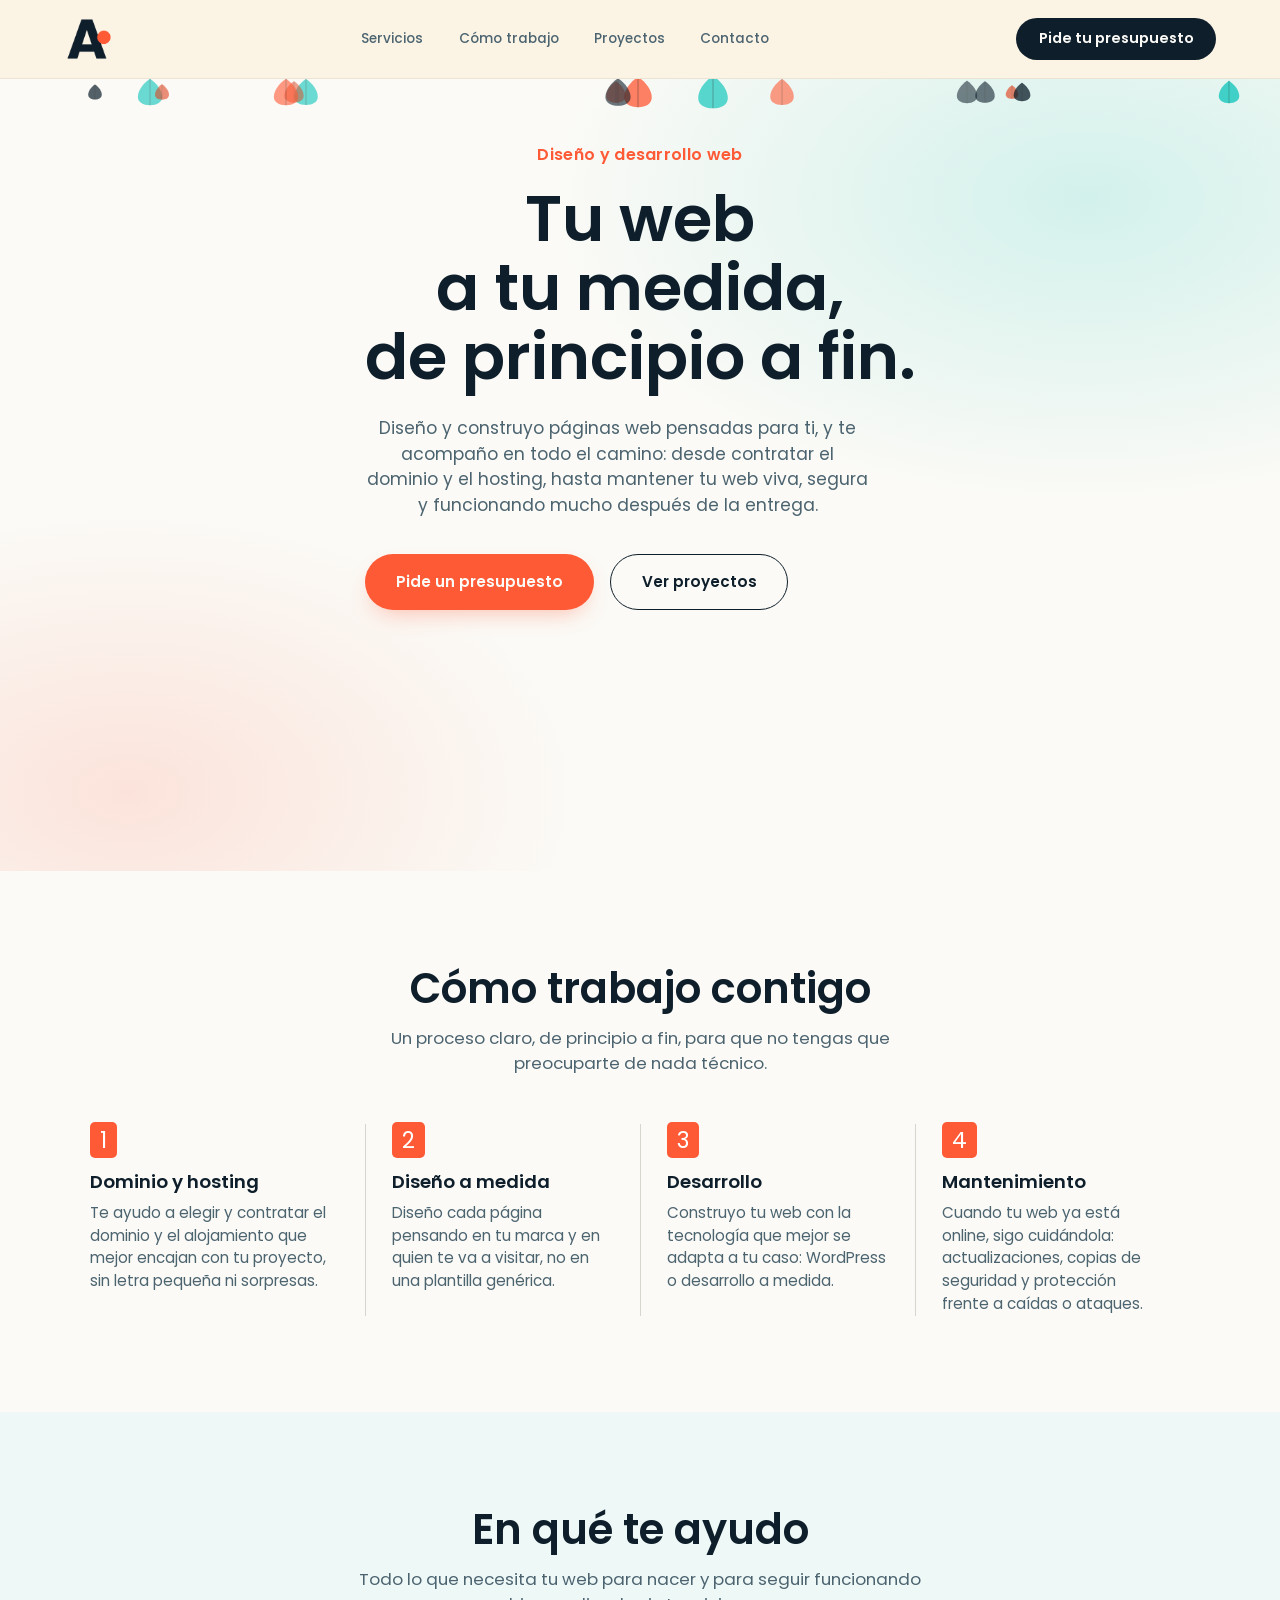
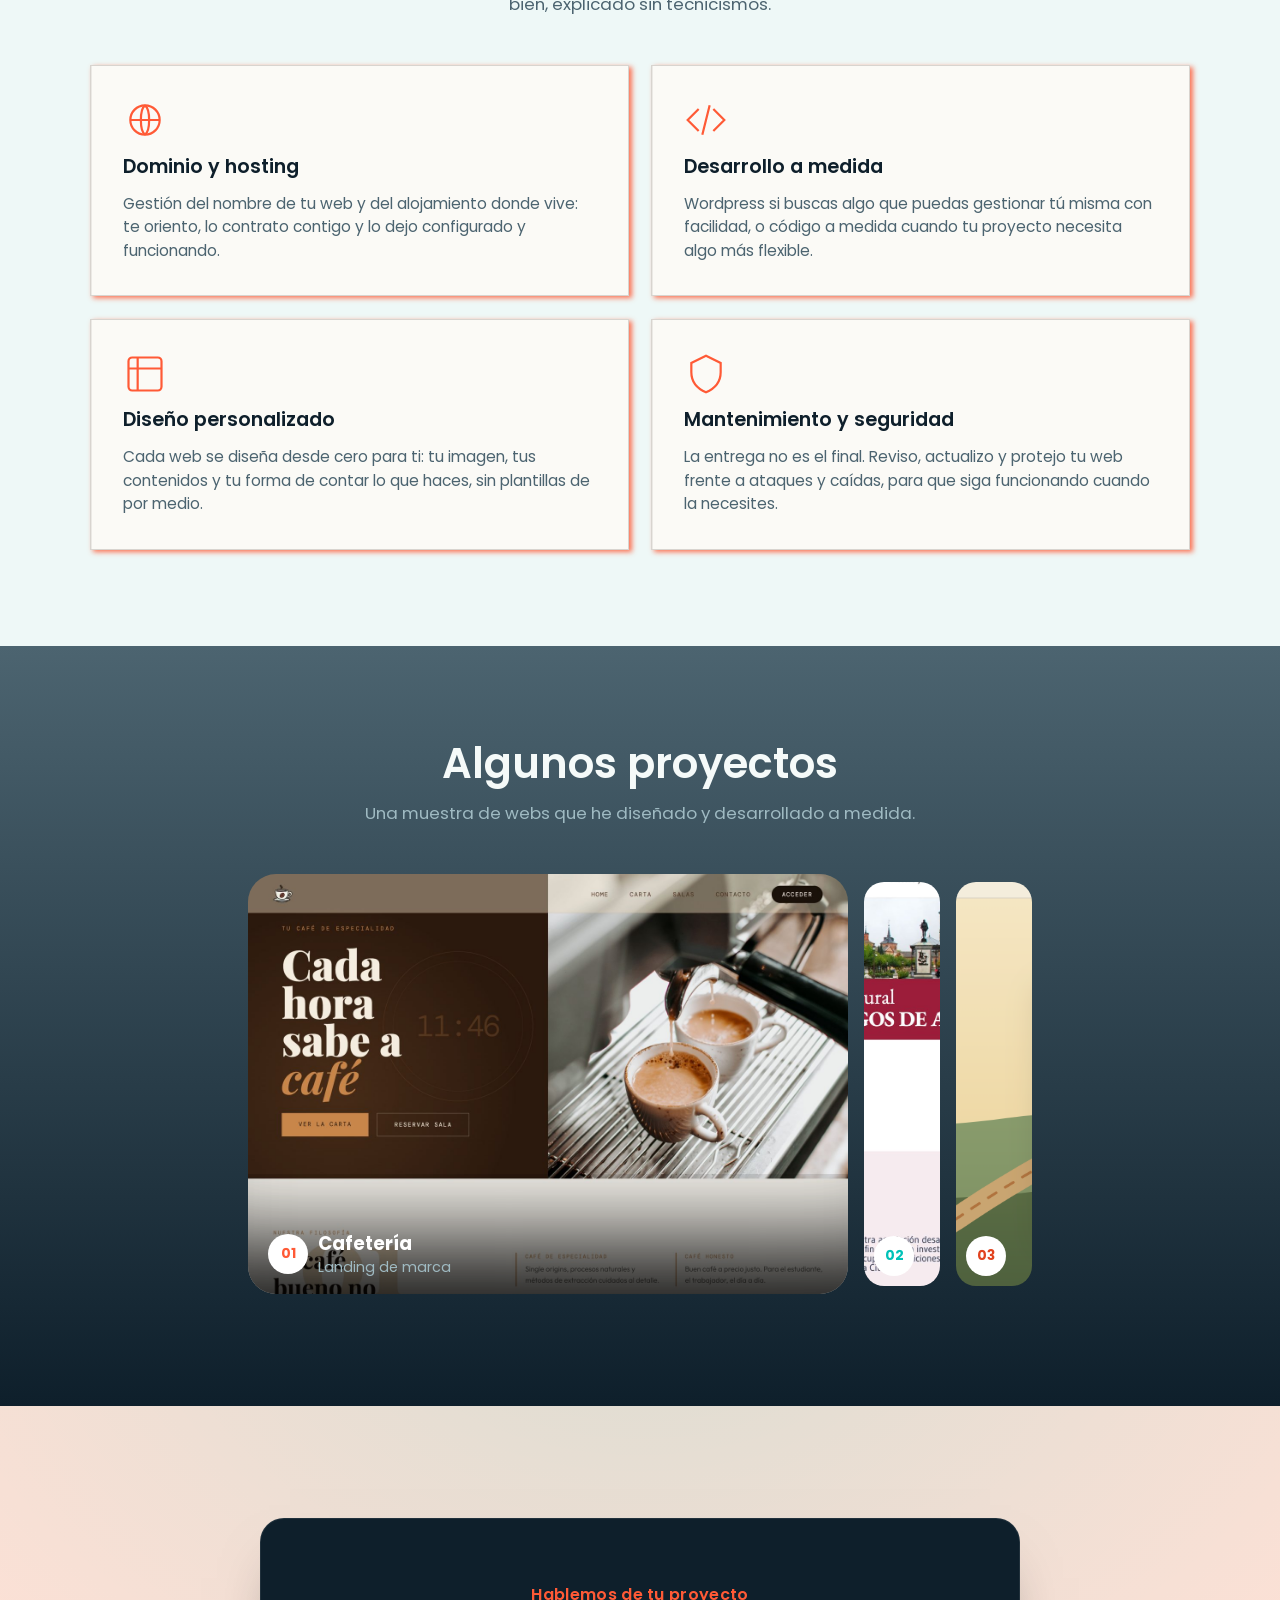
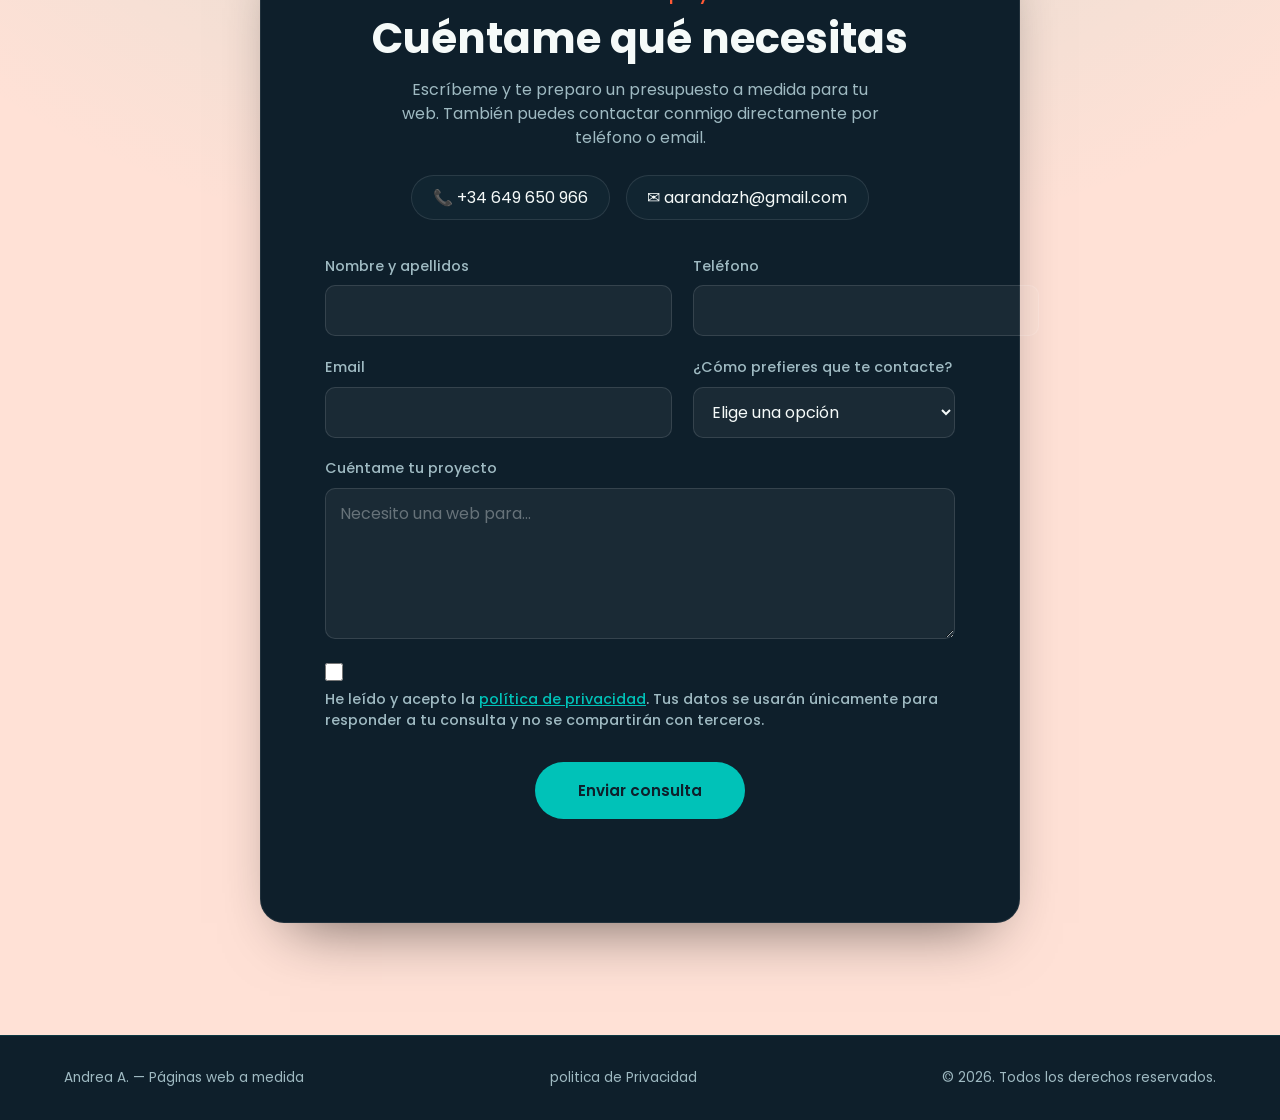
<file: index.html>
<!DOCTYPE html>
<html lang="es">

<head>
  <meta charset="UTF-8" />
  <meta name="viewport" content="width=device-width, initial-scale=1.0" />
  <title>Andrea A. — Páginas web a medida</title>
  <meta name="description"
    content="Diseño y desarrollo de páginas web a medida. Gestión de dominio y hosting, desarrollo, y mantenimiento continuo." />
  <link rel="preconnect" href="https://fonts.googleapis.com">
  <link rel="preconnect" href="https://fonts.gstatic.com" crossorigin>
  <link rel="stylesheet"
    href="https://fonts.googleapis.com/css2?family=Poppins:wght@300;400;500;600;700;800&display=swap">
  <link rel="stylesheet" href="styles.css">
  <link rel="icon" href="brand/favicon.ico" sizes="any">
  <link rel="icon" type="image/png" sizes="32x32" href="brand/favicon-32x32.png">
  <link rel="icon" type="image/png" sizes="16x16" href="brand/favicon-16x16.png">
</head>

<body>
  <!-- para que las hojas caigan en toda la landing 
<div class="leaves-layer" id="leavesLayer" aria-hidden="true"></div>
-->
  <header class="nav">
    <a href="#top" class="nav__brand"><img src="brand/andrea-a-mark-transparent.png" alt="Logo web A."></a>
    <nav class="nav__links">
      <a href="#servicios">Servicios</a>
      <a href="#proceso">Cómo trabajo</a>
      <a href="#portfolio">Proyectos</a>
      <a href="#contacto">Contacto</a>
    </nav>
    <a href="#contacto" class="nav__cta">Pide tu presupuesto</a>
    <button class="nav__burger" id="navBurger" aria-label="Abrir menú" aria-expanded="false">
      <span></span><span></span><span></span>
    </button>
  </header>

  <main id="top">

    <!-- HERO -->
    <section class="hero">
      <!-- para que las hojas solo caigan dentro de HERO -->
      <div class="leaves-layer" id="leavesLayer" aria-hidden="true"></div>

      <div class="hero__content">
        <p class="hero__kicker">Diseño y desarrollo web</p>
        <h1 class="hero__title">Tu web <br>a tu medida,<br> de principio a fin.</h1>
        <p class="hero__text">
          Diseño y construyo páginas web pensadas para ti, y te acompaño en todo el camino: desde
          contratar el dominio y el hosting, hasta mantener tu web viva, segura y funcionando
          mucho después de la entrega.
        </p>
        <div class="hero__actions">
          <a href="#contacto" class="btn btn--primary">Pide un presupuesto</a>
          <a href="#portfolio" class="btn btn--ghost">Ver proyectos</a>
        </div>
      </div>
      <!-- <div class="hero__mark" aria-hidden="true">
      <svg viewBox="0 0 400 400" class="hero__leaf-big">
        <path d="M200 30C120 90 60 170 60 250c0 70 60 120 140 120s140-50 140-120c0-80-60-160-140-220z" />
        <path d="M200 30 L200 370" class="hero__leaf-vein" />
        <path d="M200 130 Q150 150 120 200" class="hero__leaf-vein hero__leaf-vein--thin" />
        <path d="M200 130 Q250 150 280 200" class="hero__leaf-vein hero__leaf-vein--thin" />
        <path d="M200 220 Q145 240 110 280" class="hero__leaf-vein hero__leaf-vein--thin" />
        <path d="M200 220 Q255 240 290 280" class="hero__leaf-vein hero__leaf-vein--thin" />
      </svg>
    </div>  -->
    </section>

    <!-- PROCESO -->
    <section class="proceso" id="proceso">
      <div class="section-head">
        <h2>Cómo trabajo contigo</h2>
        <p>Un proceso claro, de principio a fin, para que no tengas que preocuparte de nada técnico.</p>
      </div>
      <ol class="steps">
        <li class="step">
          <span class="step__num">1</span>
          <h3>Dominio y hosting</h3>
          <p>Te ayudo a elegir y contratar el dominio y el alojamiento que mejor encajan con tu proyecto, sin letra
            pequeña ni sorpresas.</p>
        </li>
        <li class="step">
          <span class="step__num">2</span>
          <h3>Diseño a medida</h3>
          <p>Diseño cada página pensando en tu marca y en quien te va a visitar, no en una plantilla genérica.</p>
        </li>
        <li class="step">
          <span class="step__num">3</span>
          <h3>Desarrollo</h3>
          <p>Construyo tu web con la tecnología que mejor se adapta a tu caso: WordPress o desarrollo a medida.</p>
        </li>
        <li class="step">
          <span class="step__num">4</span>
          <h3>Mantenimiento</h3>
          <p>Cuando tu web ya está online, sigo cuidándola: actualizaciones, copias de seguridad y protección frente a
            caídas o ataques.</p>
        </li>
      </ol>
    </section>

    <!-- SERVICIOS -->
    <section class="servicios" id="servicios">
      <div class="section-head">
        <h2>En qué te ayudo</h2>
        <p>Todo lo que necesita tu web para nacer y para seguir funcionando bien, explicado sin tecnicismos.</p>
      </div>
      <div class="servicios__grid">
        <article class="servicio">
          <span class="servicio__icon" aria-hidden="true">
            <svg viewBox="0 0 48 48">
              <circle cx="24" cy="24" r="16" />
              <path d="M8 24h32M24 8c6 4.5 6 27.5 0 32M24 8c-6 4.5-6 27.5 0 32" fill="none" />
            </svg>
          </span>
          <h3>Dominio y hosting</h3>
          <p>Gestión del nombre de tu web y del alojamiento donde vive: te oriento, lo contrato contigo y lo dejo
            configurado y funcionando.</p>
        </article>
        <article class="servicio">
          <span class="servicio__icon" aria-hidden="true">
            <svg viewBox="0 0 48 48">
              <path d="M16 12 4 24l12 12M32 12l12 12-12 12M28 8l-8 32" fill="none" />
            </svg>
          </span>
          <h3>Desarrollo a medida</h3>
          <p>Wordpress si buscas algo que puedas gestionar tú misma con facilidad, o código a medida cuando tu proyecto
            necesita algo más flexible.</p>
        </article>
        <article class="servicio">
          <span class="servicio__icon" aria-hidden="true">
            <svg viewBox="0 0 48 48">
              <rect x="6" y="6" width="36" height="36" rx="4" fill="none" />
              <path d="M6 18h36M16 6v36" fill="none" />
            </svg>
          </span>
          <h3>Diseño personalizado</h3>
          <p>Cada web se diseña desde cero para ti: tu imagen, tus contenidos y tu forma de contar lo que haces, sin
            plantillas de por medio.</p>
        </article>
        <article class="servicio">
          <span class="servicio__icon" aria-hidden="true">
            <svg viewBox="0 0 48 48">
              <path d="M24 4 8 12v10c0 11 7 18 16 22 9-4 16-11 16-22V12z" fill="none" />
            </svg>
          </span>
          <h3>Mantenimiento y seguridad</h3>
          <p>La entrega no es el final. Reviso, actualizo y protejo tu web frente a ataques y caídas, para que siga
            funcionando cuando la necesites.</p>
        </article>
      </div>
    </section>

    <!-- PORTFOLIO -->
    <section class="portfolio" id="portfolio">
      <div class="section-head section-head--light">
        <h2>Algunos proyectos</h2>
        <p>Una muestra de webs que he diseñado y desarrollado a medida.</p>
      </div>

      <div class="portfolio-panels">
        <div class="card active" style="background-image:url(assets/proyecto-cafeteria.jpg)" role="button" tabindex="0"
          aria-label="Ver proyecto: Cafetería">
          <a class="card-image" href="https://la-hora-del-cafe.onrender.com/" target="_blank" rel="noopener noreferrer"
            aria-label="Abrir proyecto La hora del café"></a>
          <div class="shadow"></div>
          <div class="label">
            <div class="icon">01</div>
            <div class="info">
              <div class="main">Cafetería</div>
              <div class="sub">Landing de marca</div>
            </div>
          </div>
        </div>

        <div class="card" style="background-image:url(assets/proyecto-asociacion.jpg)" role="button" tabindex="0"
          aria-label="Ver proyecto: Asociación cultural">
          <a class="card-image" href="https://hijosyamigosdealcala.org/" target="_blank" rel="noopener noreferrer"
            aria-label="Abrir proyecto Asociación cultural"></a>
          <div class="shadow"></div>
          <div class="label">
            <div class="icon">02</div>
            <div class="info">
              <div class="main">Asociación cultural</div>
              <div class="sub">Sitio institucional</div>
            </div>
          </div>
        </div>

        <div class="card" style="background-image:url(assets/proyecto-camino.png)" role="button" tabindex="0"
          aria-label="Ver proyecto: Paws">
          <div class="shadow"></div>
          <div class="label">
            <div class="icon">03</div>
            <div class="info">
              <div class="main">Camino de Santiago</div>
              <div class="sub">Asociación</div>
            </div>
          </div>
        </div>
      </div>
    </section>

    <!-- CONTACTO -->
    <section class="contacto" id="contacto">
      <div class="contacto__frame">
        <p class="contacto__kicker">Hablemos de tu proyecto</p>
        <h2 class="contacto__title">Cuéntame qué necesitas</h2>
        <p class="contacto__text">
          Escríbeme y te preparo un presupuesto a medida para tu web. También puedes
          contactar conmigo directamente por teléfono o email.
        </p>

        <div class="contacto__directo">
          <a href="tel:+34649650966">📞 +34 649 650 966</a>
          <a href="mailto:aarandazh@gmail.com">✉ aarandazh@gmail.com</a>
        </div>

        <form class="form" id="contactForm" action="https://api.web3forms.com/submit" method="POST">
          <input type="hidden" name="access_key" value="736b1b72-322b-4819-9fd3-ce773971f34e" />
          <input type="hidden" name="subject" value="Nueva consulta desde la web de Andrea A." />
          <input type="checkbox" name="botcheck" class="form__honeypot" style="display:none" tabindex="-1"
            autocomplete="off" />
          <div class="form__row">
            <label>
              <span>Nombre y apellidos</span>
              <input type="text" name="nombre" required />
            </label>
            <label>
              <span>Teléfono</span>
              <input type="tel" name="telefono" required />
            </label>
          </div>
          <div class="form__row">
            <label>
              <span>Email</span>
              <input type="email" name="email" required />
            </label>
            <label>
              <span>¿Cómo prefieres que te contacte?</span>
              <select name="contacto_preferido" required>
                <option value="" disabled selected>Elige una opción</option>
                <option value="email">Email</option>
                <option value="telefono">Teléfono</option>
                <option value="whatsapp">WhatsApp</option>
              </select>
            </label>
          </div>
          <label class="form__full">
            <span>Cuéntame tu proyecto</span>
            <textarea name="mensaje" rows="5" required placeholder="Necesito una web para..."></textarea>
          </label>
          <label class="form__consent">
            <input type="checkbox" name="consentimiento" required />
            <span>He leído y acepto la <a href="politica-privacidad.html" target="_blank" rel="noopener">política de
                privacidad</a>. Tus datos se usarán únicamente para responder a tu consulta y no se compartirán con
              terceros.</span>
          </label>
          <button type="submit" class="btn btn--accent">Enviar consulta</button>
          <p class="form__note" id="formNote"></p>
        </form>
      </div>
    </section>

  </main>

  <footer class="footer">
    <p>Andrea A. — Páginas web a medida</p>
    <p><a href="politica-privacidad.html">politica de Privacidad</a></p>
    <p>© 2026. Todos los derechos reservados.</p>
  </footer>

  <script src="script.js" defer></script>
</body>

</html>
</file>
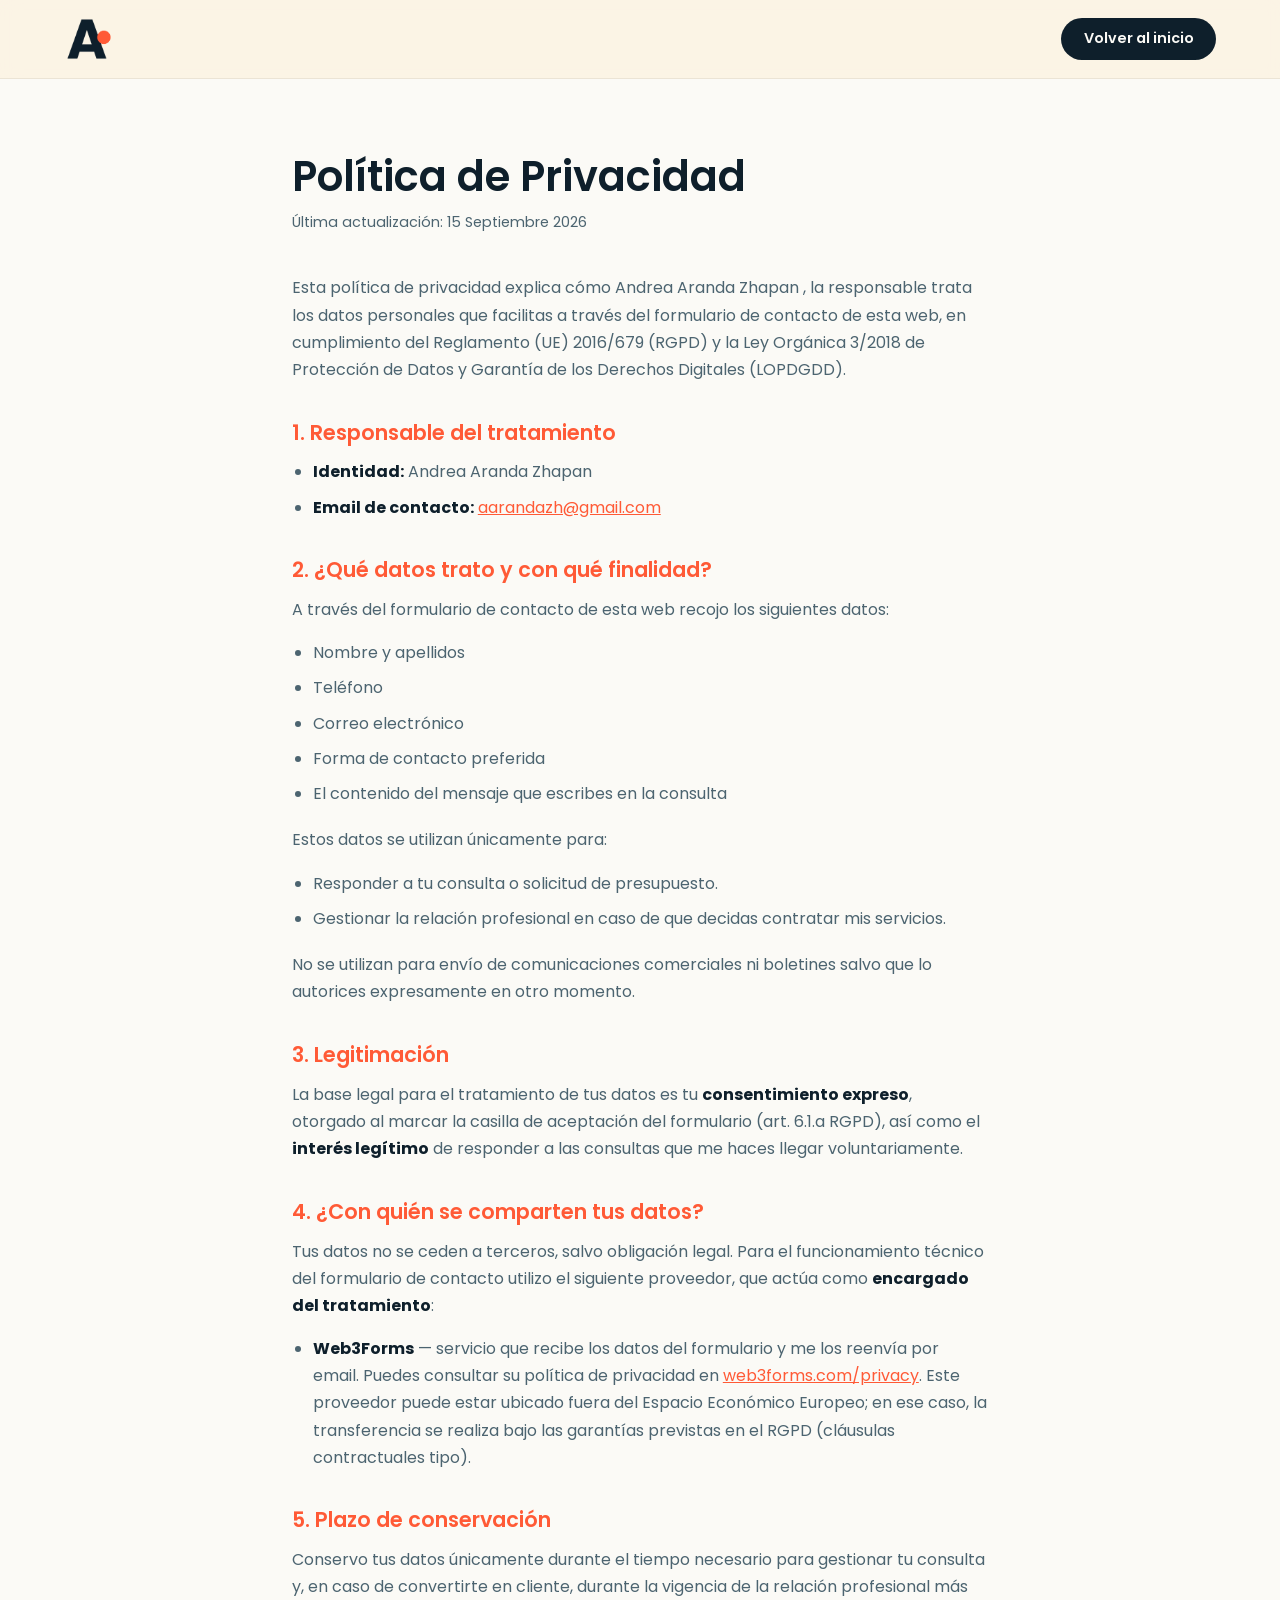
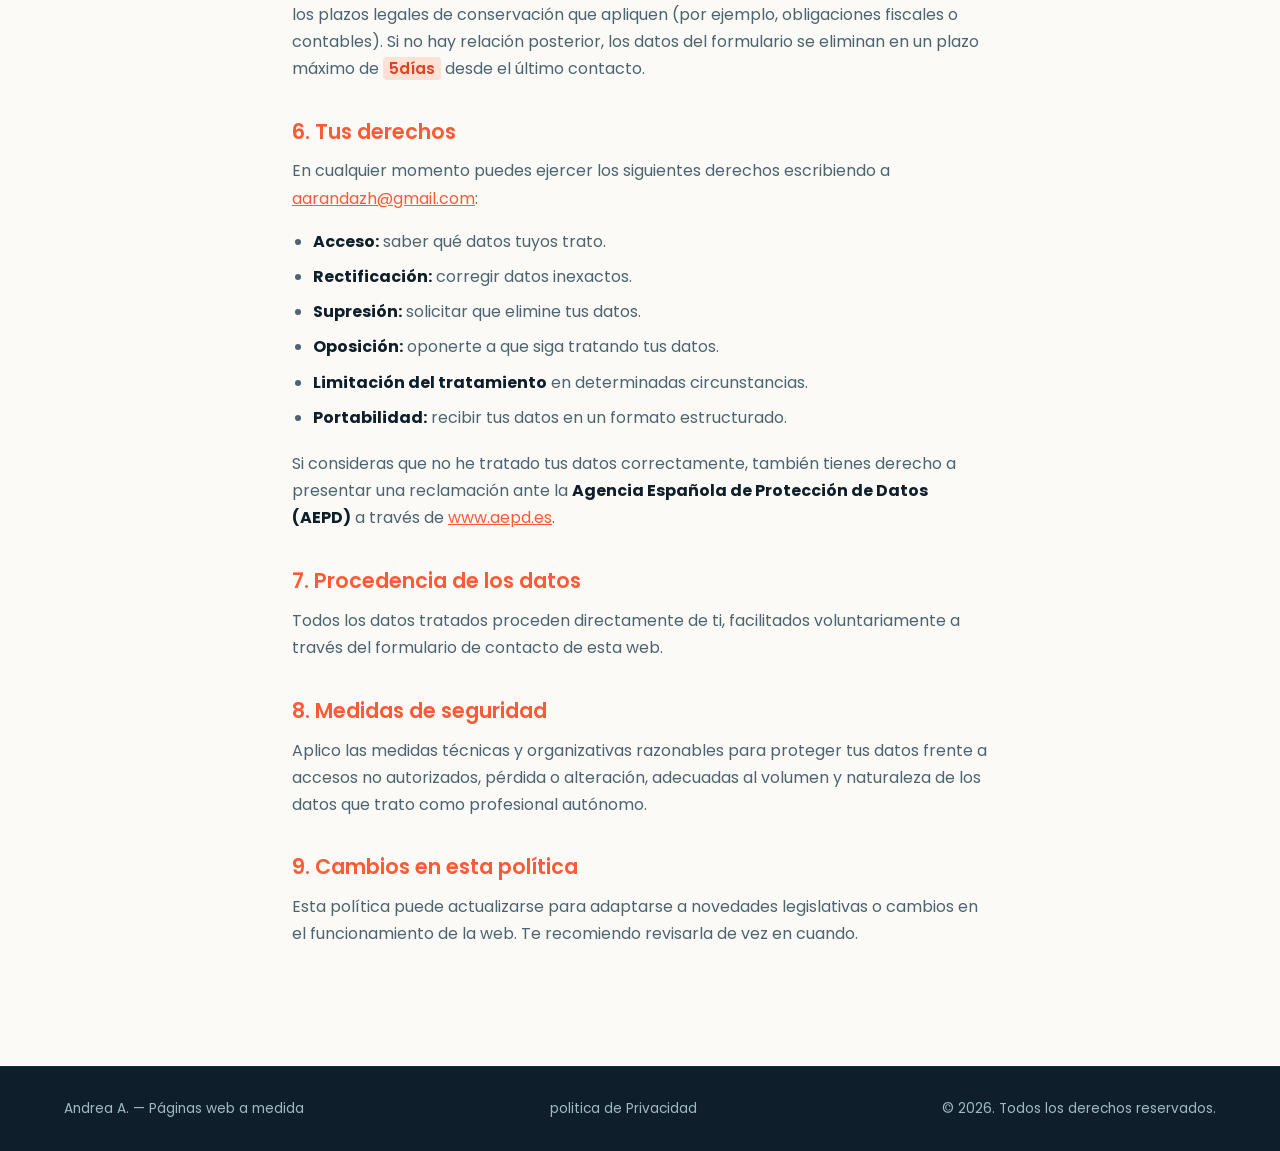
<file: politica-privacidad.html>
<!DOCTYPE html>
<html lang="es">
<head>
<meta charset="UTF-8" />
<meta name="viewport" content="width=device-width, initial-scale=1.0" />
<title>Política de Privacidad — Andrea A.</title>
<meta name="robots" content="noindex" />
<link rel="preconnect" href="https://fonts.googleapis.com">
<link rel="preconnect" href="https://fonts.gstatic.com" crossorigin>
<link rel="stylesheet" href="https://fonts.googleapis.com/css2?family=Poppins:wght@300;400;500;600;700;800&display=swap">
<link rel="icon" href="brand/favicon.ico" sizes="any">
<link rel="stylesheet" href="styles.css">
</head>
<body>

<header class="nav">
  <a href="index.html" class="nav__brand"><img src="brand/andrea-a-mark-transparent.png" alt="Logo web A."></a>
  <a href="index.html" class="nav__cta">Volver al inicio</a>
</header>

<main class="legal">
  <h1>Política de Privacidad</h1>
  <p class="legal__updated">Última actualización: 15 Septiembre 2026</p>

  <p>
    Esta política de privacidad explica cómo Andrea Aranda Zhapan
    , la responsable trata los datos personales que facilitas a través del
    formulario de contacto de esta web, en cumplimiento del Reglamento (UE) 2016/679 (RGPD)
    y la Ley Orgánica 3/2018 de Protección de Datos y Garantía de los Derechos Digitales (LOPDGDD).
  </p>

  <h2>1. Responsable del tratamiento</h2>
  <ul>
    <li><strong>Identidad:</strong> Andrea Aranda Zhapan</li>
    <li><strong>Email de contacto:</strong> <a href="aarandazh@gmail.com">aarandazh@gmail.com</a></li>
  </ul>

  <h2>2. ¿Qué datos trato y con qué finalidad?</h2>
  <p>A través del formulario de contacto de esta web recojo los siguientes datos:</p>
  <ul>
    <li>Nombre y apellidos</li>
    <li>Teléfono</li>
    <li>Correo electrónico</li>
    <li>Forma de contacto preferida</li>
    <li>El contenido del mensaje que escribes en la consulta</li>
  </ul>
  <p>Estos datos se utilizan únicamente para:</p>
  <ul>
    <li>Responder a tu consulta o solicitud de presupuesto.</li>
    <li>Gestionar la relación profesional en caso de que decidas contratar mis servicios.</li>
  </ul>
  <p>No se utilizan para envío de comunicaciones comerciales ni boletines salvo que lo autorices expresamente en otro momento.</p>

  <h2>3. Legitimación</h2>
  <p>
    La base legal para el tratamiento de tus datos es tu <strong>consentimiento expreso</strong>,
    otorgado al marcar la casilla de aceptación del formulario (art. 6.1.a RGPD), así como el
    <strong>interés legítimo</strong> de responder a las consultas que me haces llegar voluntariamente.
  </p>

  <h2>4. ¿Con quién se comparten tus datos?</h2>
  <p>
    Tus datos no se ceden a terceros, salvo obligación legal. Para el funcionamiento técnico
    del formulario de contacto utilizo el siguiente proveedor, que actúa como
    <strong>encargado del tratamiento</strong>:
  </p>
  <ul>
    <li>
      <strong>Web3Forms</strong> — servicio que recibe los datos del formulario y me los reenvía
      por email. Puedes consultar su política de privacidad en
      <a href="https://web3forms.com/privacy" target="_blank" rel="noopener">web3forms.com/privacy</a>.
      Este proveedor puede estar ubicado fuera del Espacio Económico Europeo; en ese caso, la
      transferencia se realiza bajo las garantías previstas en el RGPD (cláusulas contractuales tipo).
    </li>
  </ul>

  <h2>5. Plazo de conservación</h2>
  <p>
    Conservo tus datos únicamente durante el tiempo necesario para gestionar tu consulta y,
    en caso de convertirte en cliente, durante la vigencia de la relación profesional más los
    plazos legales de conservación que apliquen (por ejemplo, obligaciones fiscales o contables).
    Si no hay relación posterior, los datos del formulario se eliminan en un plazo máximo de
    <span class="placeholder">5días</span> desde el último contacto.
  </p>

  <h2>6. Tus derechos</h2>
  <p>En cualquier momento puedes ejercer los siguientes derechos escribiendo a
    <a href="aarandazh@gmail.com">aarandazh@gmail.com</a>:</p>
  <ul>
    <li><strong>Acceso:</strong> saber qué datos tuyos trato.</li>
    <li><strong>Rectificación:</strong> corregir datos inexactos.</li>
    <li><strong>Supresión:</strong> solicitar que elimine tus datos.</li>
    <li><strong>Oposición:</strong> oponerte a que siga tratando tus datos.</li>
    <li><strong>Limitación del tratamiento</strong> en determinadas circunstancias.</li>
    <li><strong>Portabilidad:</strong> recibir tus datos en un formato estructurado.</li>
  </ul>
  <p>
    Si consideras que no he tratado tus datos correctamente, también tienes derecho a presentar
    una reclamación ante la <strong>Agencia Española de Protección de Datos (AEPD)</strong>
    a través de <a href="https://www.aepd.es" target="_blank" rel="noopener">www.aepd.es</a>.
  </p>

  <h2>7. Procedencia de los datos</h2>
  <p>
    Todos los datos tratados proceden directamente de ti, facilitados voluntariamente a través
    del formulario de contacto de esta web.
  </p>

  <h2>8. Medidas de seguridad</h2>
  <p>
    Aplico las medidas técnicas y organizativas razonables para proteger tus datos frente a
    accesos no autorizados, pérdida o alteración, adecuadas al volumen y naturaleza de los
    datos que trato como profesional autónomo.
  </p>

  <h2>9. Cambios en esta política</h2>
  <p>
    Esta política puede actualizarse para adaptarse a novedades legislativas o cambios en el
    funcionamiento de la web. Te recomiendo revisarla de vez en cuando.
  </p>
</main>

<footer class="footer">
  <p>Andrea A. — Páginas web a medida</p>
  <p><a href="politica-privacidad.html">politica de Privacidad</a></p>
  <p>© 2026. Todos los derechos reservados.</p>
</footer>

</body>
</html>
</file>
<file: styles.css>
/* ==========================================================
   ANDREA A. — Páginas web a medida
   Paleta cian + naranja, tipografía Poppins + slider de portfolio
   ========================================================== */

:root {
  /* color — paleta cian + naranja */
  --cream: #FBFAF6;
  --paper: #EEF8F7;
  --paper-2: #FFE1D6;
  --ember: #FF5A36;
  --ember-dark: #E1431F;
  --mustard: #00C2B8;
  --bark: #0E1F2B;
  --bark-soft: #4C6470;
  --espresso: #0E1F2B;
  --espresso-2: #142B3A;
  --linen: #F5FAF9;
  --linen-soft: #9FBAC2;
  --optionDefaultColours: #ed5565;

  /* type */
  --font-display: "Poppins", sans-serif;
  --font-body: "Poppins", sans-serif;

  /* fx */
  --ease: cubic-bezier(.22, .61, .36, 1);
}

* {
  box-sizing: border-box;
  margin: 0;
  padding: 0;
}

html {
  scroll-behavior: smooth;
}

body {
  font-family: var(--font-body);
  color: var(--bark);
  background: var(--cream);
  line-height: 1.5;
  overflow-x: hidden;
}

img {
  max-width: 100%;
  display: block;
}

a {
  color: inherit;
  text-decoration: none;
}

h1,
h2,
h3 {
  font-family: var(--font-display);
  font-weight: 600;
  color: var(--bark);
  line-height: 1.08;
}

@media (prefers-reduced-motion: reduce) {

  *,
  *::before,
  *::after {
    animation-duration: 0.001ms !important;
    animation-iteration-count: 1 !important;
    transition-duration: 0.001ms !important;
  }
}

:focus-visible {
  outline: 2px solid var(--ember);
  outline-offset: 3px;
}

.btn {
  display: inline-flex;
  align-items: center;
  justify-content: center;
  padding: 0.95rem 1.9rem;
  border-radius: 999px;
  font-family: var(--font-body);
  font-weight: 600;
  font-size: 0.95rem;
  transition: transform 220ms var(--ease), background 220ms var(--ease), color 220ms var(--ease), box-shadow 220ms var(--ease);
  cursor: pointer;
  border: 1.5px solid transparent;
}

.btn:hover {
  transform: translateY(-2px);
}

.btn--primary {
  background: var(--ember);
  color: var(--cream);
  box-shadow: 0 10px 24px -10px rgba(255, 90, 54, 0.45);
}

.btn--primary:hover {
  background: var(--ember-dark);
}

.btn--ghost {
  background: transparent;
  color: var(--bark);
  border-color: var(--bark);
}

.btn--ghost:hover {
  background: var(--bark);
  color: var(--cream);
}

.btn--accent {
  background: var(--mustard);
  color: var(--espresso);
  border-radius: 999px;
  padding: 1rem 2.6rem;
  font-weight: 600;
}

.btn--accent:hover {
  background: var(--linen);
}

/* ==========================================================
   HOJAS CAYENDO — capa decorativa fija
   ========================================================== */

.leaves-layer {
  position: absolute;
  inset: 0;
  pointer-events: none;
  z-index: 2;
  overflow: hidden;
}

.leaf {
  position: absolute;
  top: 0;
  will-change: transform;
  animation: leaf-fall linear infinite;
}

.leaf__sway {
  display: block;
  animation: leaf-sway ease-in-out infinite alternate;
}

.leaf__sway svg {
  display: block;
}

@keyframes leaf-fall {
  from {
    transform: translateY(var(--fall-start, -60px));
  }

  to {
    transform: translateY(var(--fall-end, 100%));
  }
}

@keyframes leaf-sway {
  from {
    transform: translateX(-22px) rotate(-18deg);
  }

  to {
    transform: translateX(22px) rotate(24deg);
  }
}

/* ==========================================================
   NAV
   ========================================================== */

.nav {
  position: sticky;
  top: 0;
  z-index: 50;
  display: flex;
  align-items: center;
  justify-content: space-between;
  padding: 1rem clamp(1.5rem, 5vw, 4rem);
  background: rgba(251, 242, 226, 0.85);
  backdrop-filter: blur(10px);
  border-bottom: 1px solid rgba(59, 42, 30, 0.08);
}

.nav__brand {
  width: 50px;
}

.nav__links {
  display: flex;
  gap: 2.2rem;
}

.nav__links a {
  font-size: 0.85rem;
  font-weight: 500;
  color: var(--bark-soft);
  transition: color 200ms var(--ease);
  position: relative;
}

.nav__links a:hover {
  color: var(--ember);
}

.nav__cta {
  background: var(--bark);
  color: var(--cream);
  padding: 0.65rem 1.4rem;
  border-radius: 999px;
  font-size: 0.9rem;
  font-weight: 600;
  transition: background 200ms var(--ease);
}

.nav__cta:hover {
  background: var(--ember);
}

.nav__burger {
  display: none;
  flex-direction: column;
  gap: 5px;
  background: none;
  border: none;
  cursor: pointer;
}

.nav__burger span {
  width: 24px;
  height: 2px;
  background: var(--bark);
}

/* ==========================================================
   HERO
   ========================================================== */

.hero {
  position: relative;
  display: flex;
  justify-content: center;
  text-align: center;
  padding: clamp(2rem, 6vw, 4rem) clamp(1rem, 3vw, 2rem);
  min-height: 88vh;
  overflow: hidden;
  background:
    radial-gradient(60% 55% at 85% 15%, rgba(0, 194, 184, 0.16), transparent 70%),
    radial-gradient(50% 50% at 10% 90%, rgba(255, 90, 54, 0.14), transparent 70%),
    var(--cream);
}

.hero__kicker {
  font-family: var(--font-body);
  font-weight: 600;
  color: var(--ember);
  letter-spacing: 0.02em;
  margin-bottom: 1.1rem;
}

.hero__title {
  font-size: clamp(2.4rem, 5vw, 4.1rem);
  max-width: 14ch;
  margin-bottom: 1.5rem;

}

.hero__text {
  max-width: 46ch;
  font-size: 1.08rem;
  color: var(--bark-soft);
  margin-bottom: 2.2rem;
}

.hero__actions {
  display: flex;
  flex-wrap: wrap;
  gap: 1rem;
}

/* ==========================================================
   SECTION HEAD (reutilizable)
   ========================================================== */

.section-head {
  max-width: 620px;
  margin: 0 auto 3rem;
  text-align: center;
  padding: 0 1.5rem;
}

.section-head h2 {
  font-size: clamp(1.9rem, 3.4vw, 2.6rem);
  margin-bottom: 0.9rem;
}

.section-head p {
  color: var(--bark-soft);
  font-size: 1.05rem;
}

.section-head--light h2,
.section-head--light p {
  color: var(--linen);
}

.section-head--light p {
  color: var(--linen-soft);
}

/* ==========================================================
   PROCESO
   ========================================================== */

.proceso {
  padding: clamp(4rem, 8vw, 6rem) clamp(1.5rem, 5vw, 4rem);
}

.steps {
  list-style: none;
  max-width: 1100px;
  margin: 0 auto;
  display: grid;
  grid-template-columns: repeat(4, 1fr);
  gap: 0;
  counter-reset: step;
}

.step {
  padding: 0 1.6rem;
  border-left: 1px solid rgba(59, 42, 30, 0.18);
}

.step:first-child {
  border-left: none;
  padding-left: 0;
}

.step__num {
  font-family: var(--font-display);
  background: var(--ember);
  border-radius: 5px;
  color: #fff;
  padding: 2px 10px;
  font-size: 1.4rem;
}

.step h3 {
  font-size: 1.15rem;
  margin-top: 0.9rem;
  margin-bottom: 0.6rem;
}

.step p {
  color: var(--bark-soft);
  font-size: 0.95rem;
}

/* ==========================================================
   SERVICIOS
   ========================================================== */

.servicios {
  padding: clamp(4rem, 8vw, 6rem) clamp(1.5rem, 5vw, 4rem);
  background: var(--paper);
}

.servicios__grid {
  max-width: 1100px;
  margin: 0 auto;
  display: grid;
  grid-template-columns: repeat(2, 1fr);
  gap: 1.4rem;
}

.servicio {
  background: var(--cream);
  border: 1px solid rgba(59, 42, 30, 0.18);
  box-shadow: 3px 2px 5px 0px rgb(255 90 54 / 85%), inset 1px 0 0 rgba(59, 42, 30, 0.08);
  ;

  padding: 2rem 2rem 2.1rem;
  display: flex;
  flex-direction: column;
  gap: 0.9rem;
}

.servicio__icon {
  width: 44px;
  height: 44px;
}

.servicio__icon svg {
  width: 100%;
  height: 100%;
  fill: none;
  stroke: var(--ember);
  stroke-width: 2.4;
}

.servicio h3 {
  font-size: 1.2rem;
}

.servicio p {
  color: var(--bark-soft);
  font-size: 0.97rem;
}

/* ==========================================================
   PORTFOLIO / SLIDER  (adaptado del código proporcionado)
   ========================================================== */

.portfolio {
  position: relative;
  padding: clamp(4rem, 8vw, 6rem) clamp(1.5rem, 5vw, 4rem) clamp(5rem, 9vw, 7rem);
  background: linear-gradient(180deg, var(--bark-soft) 0%, var(--bark) 100%);
  overflow: hidden;
}

.portfolio-panels {
  display: flex;
  flex-direction: row;
  align-items: stretch;
  overflow: hidden;
  width: 100%;
  max-width: 800px;
  height: 420px;
  margin: 0 auto;
}

.portfolio-panels .card {
  position: relative;
  overflow: hidden;
  min-width: 60px;
  margin: 8px;
  background-color: var(--espresso-2);
  background-size: auto 120%;
  background-position: center;

  cursor: pointer;
  transition: flex-grow .6s cubic-bezier(.05, .61, .41, .95),
    max-width .6s cubic-bezier(.05, .61, .41, .95),
    margin .6s cubic-bezier(.05, .61, .41, .95),
    border-radius .6s cubic-bezier(.05, .61, .41, .95);
}

.portfolio-panels .card:nth-child(1) {
  --card-accent: var(--ember);
}

.portfolio-panels .card:nth-child(2) {
  --card-accent: var(--mustard);
}

.portfolio-panels .card:nth-child(3) {
  --card-accent: var(--ember-dark);
}

.portfolio-panels .card.active {
  flex-grow: 10000;
  max-width: 600px;
  margin: 0 8px;
  border-radius: 28px;
  background-size: cover;
  background-repeat: no-repeat;
  background-position: initial;
}

.portfolio-panels .card.active .shadow {
  box-shadow: inset 0 -140px 120px -120px rgba(0, 0, 0, 0.9),
    inset 0 -140px 120px -100px rgba(0, 0, 0, 0.7);
}

.portfolio-panels .card.active .label {
  bottom: 20px;
  left: 20px;
}

.portfolio-panels .card.active .info>div {
  left: 0px;
  opacity: 1;
}

.portfolio-panels .card:not(.active) {
  flex-grow: 1;
  border-radius: 20px;
}

.portfolio-panels .card:not(.active) .shadow {
  bottom: -40px;
  box-shadow: inset 0 -120px 0px -120px black, inset 0 -120px 0px -100px black;
}

.portfolio-panels .card:not(.active) .label {
  bottom: 10px;
  left: 10px;
}

.portfolio-panels .card:not(.active) .info>div {
  left: 20px;
  opacity: 0;
}

.portfolio-panels .card-image {
  position: absolute;
  inset: 0;
  z-index: 1;
}

.portfolio-panels .shadow {
  position: absolute;
  bottom: 0;
  left: 0;
  right: 0;
  height: 120px;
  transition: .5s cubic-bezier(.05, .61, .41, .95);
  pointer-events: none;
}

.portfolio-panels .label {
  display: flex;
  position: absolute;
  right: 0;
  height: 40px;
  transition: .5s cubic-bezier(.05, .61, .41, .95);
  z-index: 2;
}

.portfolio-panels .icon {
  display: flex;
  flex-direction: row;
  justify-content: center;
  align-items: center;

  min-width: 40px;
  max-width: 40px;
  height: 40px;
  border-radius: 100%;

  background-color: white;
  color: var(--card-accent);
  font-weight: 700;
  font-size: 0.85rem;
}

.portfolio-panels .info {
  display: flex;
  flex-direction: column;
  justify-content: center;
  margin-left: 10px;
  color: white;
  white-space: pre;
}

.portfolio-panels .info>div {
  position: relative;
  transition: .5s cubic-bezier(.05, .61, .41, .95), opacity .5s ease-out;
}

.portfolio-panels .info .main {
  font-weight: 700;
  font-size: 1.15rem;
}

.portfolio-panels .info .sub {
  transition-delay: .1s;
  font-size: 0.9rem;
  color: var(--linen-soft);
}

@media screen and (max-width: 700px) {
  .portfolio-panels {
    min-width: 0;
    height: 360px;
  }

  .portfolio-panels .card {
    min-width: 46px;
    margin: 6px;
  }

  .portfolio-panels .card.active {
    margin: 0 6px;
  }
}

@media screen and (max-width: 480px) {
  .portfolio-panels {
    height: 320px;
  }

  .portfolio-panels .info .sub {
    display: none;
  }
}

/* ==========================================================
   CONTACTO — moderno, fondo oscuro para contraste
   ========================================================== */

.contacto {
  position: relative;
  padding: clamp(4rem, 9vw, 7rem) clamp(1.5rem, 5vw, 4rem);
  background: var(--paper-2);
  background-image:
    radial-gradient(120% 80% at 50% -10%, rgba(0, 194, 184, 0.14), transparent 60%);
}

.contacto__frame {
  max-width: 760px;
  margin: 0 auto;
  padding: clamp(2.2rem, 5vw, 4rem);
  background: var(--espresso);
  border: 1px solid rgba(255, 255, 255, 0.08);
  border-radius: 24px;
  box-shadow: 0 30px 60px -30px rgba(0, 0, 0, 0.6);
  text-align: center;
}

.contacto__kicker {
  color: var(--ember);
  font-weight: 600;
  letter-spacing: 0.02em;
  margin-bottom: 0.6rem;
  font-size: 1rem;
}

.contacto__title {
  font-weight: 700;
  color: var(--linen);
  font-size: clamp(1.9rem, 4vw, 2.6rem);
  margin-bottom: 1rem;
}

.contacto__text {
  color: var(--linen-soft);
  max-width: 48ch;
  margin: 0 auto 1.6rem;
}

.contacto__directo {
  display: flex;
  justify-content: center;
  gap: 1rem;
  flex-wrap: wrap;
  margin-bottom: 2.2rem;
  color: var(--linen);
  font-size: 1rem;
}

.contacto__directo a {
  background: rgba(72, 128, 154, 0.06);
  border: 1px solid rgba(255, 255, 255, 0.1);
  border-radius: 999px;
  padding: 0.6rem 1.3rem;
  transition: background 200ms, border-color 200ms, color 200ms;
}

.contacto__directo a:hover {
  background: var(--mustard);
  border-color: var(--mustard);
  color: var(--espresso);
}

.form {
  text-align: left;
  display: flex;
  flex-direction: column;
  gap: 1.3rem;
}

.form__row {
  display: grid;
  grid-template-columns: 1fr 1fr;
  gap: 1.3rem;
}

.form label {
  display: flex;
  flex-direction: column;
  gap: 0.5rem;
}

.form label span {
  font-size: 0.9rem;
  font-weight: 500;
  color: var(--linen-soft);
}

.form input,
.form select,
.form textarea {
  background: rgba(255, 255, 255, 0.05);
  border: 1px solid rgba(255, 255, 255, 0.12);
  border-radius: 10px;
  color: var(--linen);
  font-family: var(--font-body);
  font-size: 1rem;
  padding: 0.75rem 0.9rem;
  transition: border-color 200ms, background 200ms;
}

.form select option {
  color: var(--bark);
}

.form input:focus,
.form select:focus,
.form textarea:focus {
  border-color: var(--mustard);
  background: rgba(255, 255, 255, 0.08);
  outline: none;
}

.form input::placeholder,
.form textarea::placeholder {
  color: rgba(245, 250, 249, 0.35);
}

.form textarea {
  resize: vertical;
  min-height: 100px;
}

.form__full {
  width: 100%;
}

.form .btn--accent {
  align-self: center;
  margin-top: 0.6rem;
}

.form__note {
  text-align: center;
  color: var(--mustard);
  font-size: 0.9rem;
  min-height: 1.2em;
}

.form__consent {
  display: flex;
  align-items: flex-start;
  gap: 0.7rem;
  cursor: pointer;
}

.form__consent input[type="checkbox"] {
  margin-top: 3px;
  accent-color: var(--mustard);
  width: 18px;
  height: 18px;
  flex-shrink: 0;
}

.form__consent span {
  font-size: 0.88rem;
  color: var(--linen-soft);
  line-height: 1.5;
}

.form__consent a {
  color: var(--mustard);
  text-decoration: underline;
}

/* ==========================================================
   FOOTER
   ========================================================== */

.footer {
  padding: 2rem clamp(1.5rem, 5vw, 4rem);
  background: var(--espresso);
  color: var(--linen-soft);
  display: flex;
  justify-content: space-between;
  flex-wrap: wrap;
  gap: 0.5rem;
  font-size: 0.85rem;
  border-top: 1px solid rgba(0, 194, 184, 0.15);
}

/* ==========================================================
   RESPONSIVE
   ========================================================== */

@media (max-width: 960px) {
  .nav__links {
    display: none;
  }

  .nav__cta {
    display: none;
  }

  .nav__burger {
    display: flex;
  }

  .hero {
    grid-template-columns: 1fr;
    text-align: left;
  }

  .hero__mark {
    order: -1;
    max-width: 220px;
    margin: 0 auto;
  }

  .steps {
    grid-template-columns: 1fr 1fr;
    row-gap: 2.4rem;
  }

  .step {
    border-left: none;
    padding-left: 0;
  }

  .servicios__grid {
    grid-template-columns: 1fr;
  }

  .form__row {
    grid-template-columns: 1fr;
  }

  .portfolio .slider {
    --slide-width: min(55vw, 280px);
    height: 420px;
  }
}

@media (max-width: 560px) {
  .steps {
    grid-template-columns: 1fr; 
  }
  
  .portfolio .slider {
    --slide-width: min(70vw, 260px);
  }
  .form__row input{
    max-width: 250px;
  }
}

/* ==========================================================
   POLÍTICA DE PRIVACIDAD / AVISO LEGAL
   ========================================================== */

.legal {
  max-width: 760px;
  margin: 0 auto;
  padding: clamp(3rem, 6vw, 5rem) clamp(1.5rem, 5vw, 2rem) clamp(5rem, 8vw, 7rem);
}

.legal h1 {
  font-size: clamp(1.9rem, 4vw, 2.6rem);
  margin-bottom: 0.6rem;
}

.legal .legal__updated {
  color: var(--bark-soft);
  font-size: 0.9rem;
  margin-bottom: 2.5rem;
}

.legal h2 {
  font-size: 1.3rem;
  margin-top: 2.4rem;
  margin-bottom: 0.9rem;
  color: var(--ember);
}

.legal p,
.legal li {
  color: var(--bark-soft);
  line-height: 1.7;
  margin-bottom: 1rem;
}

.legal ul {
  padding-left: 1.3rem;
  margin-bottom: 1.2rem;
}

.legal li {
  margin-bottom: 0.5rem;
}

.legal strong {
  color: var(--bark);
}

.legal .placeholder {
  background: var(--paper-2);
  color: var(--ember-dark);
  padding: 0.05em 0.4em;
  border-radius: 4px;
  font-weight: 600;
  font-size: 0.95em;
}

.legal a {
  color: var(--ember);
  text-decoration: underline;
}
</file>
